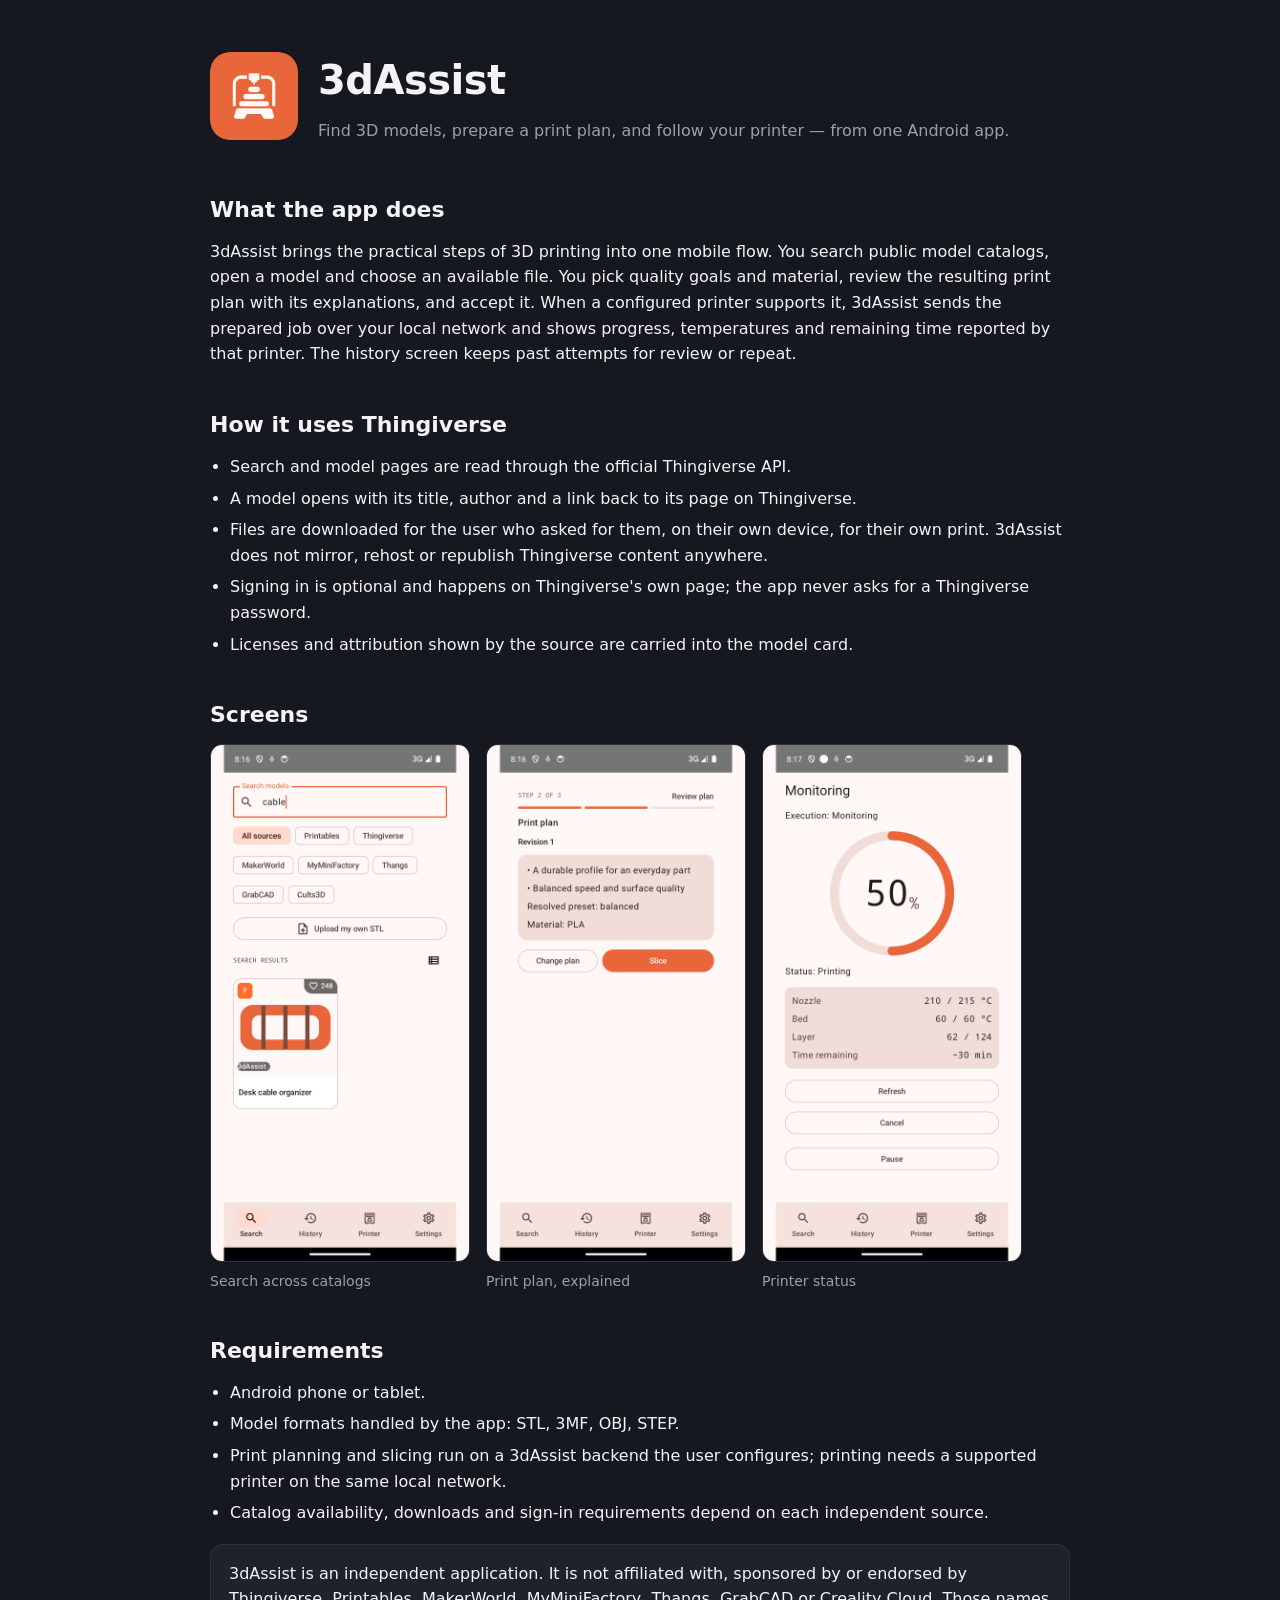
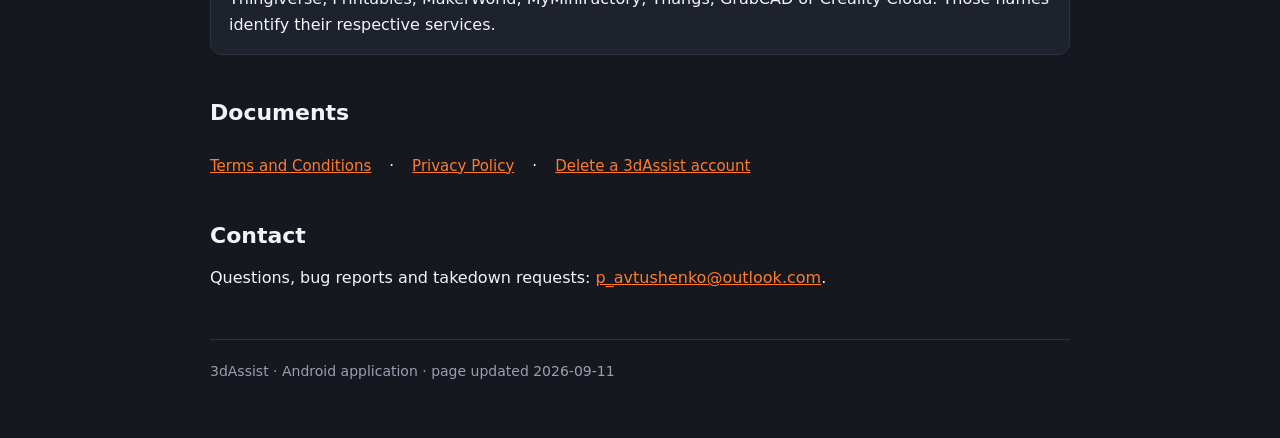
<file: index.html>
<!DOCTYPE html>
<html lang="en">
<head>
<meta charset="utf-8">
<meta name="viewport" content="width=device-width, initial-scale=1">
<title>3dAssist — find 3D models, plan the print, follow your printer</title>
<meta name="description" content="3dAssist is an Android app that searches public 3D model catalogs, prepares a print plan and follows the status of a configured printer.">
<link rel="icon" href="assets/favicon.svg" type="image/svg+xml">
<link rel="icon" href="assets/favicon-48.png" sizes="48x48" type="image/png">
<link rel="icon" href="assets/favicon-32.png" sizes="32x32" type="image/png">
<link rel="icon" href="assets/favicon-16.png" sizes="16x16" type="image/png">
<link rel="apple-touch-icon" href="assets/apple-touch-icon.png">
<link rel="stylesheet" href="assets/site.css">
</head>
<body>
<div class="wrap">

  <header>
    <img src="assets/icon.png" alt="3dAssist icon">
    <div>
      <h1>3dAssist</h1>
      <p class="tag">Find 3D models, prepare a print plan, and follow your printer — from one Android app.</p>
    </div>
  </header>

  <h2>What the app does</h2>
  <p>3dAssist brings the practical steps of 3D printing into one mobile flow. You search public model
     catalogs, open a model and choose an available file. You pick quality goals and material, review the
     resulting print plan with its explanations, and accept it. When a configured printer supports it,
     3dAssist sends the prepared job over your local network and shows progress, temperatures and
     remaining time reported by that printer. The history screen keeps past attempts for review or repeat.</p>

  <h2>How it uses Thingiverse</h2>
  <ul>
    <li>Search and model pages are read through the official Thingiverse API.</li>
    <li>A model opens with its title, author and a link back to its page on Thingiverse.</li>
    <li>Files are downloaded for the user who asked for them, on their own device, for their own print.
        3dAssist does not mirror, rehost or republish Thingiverse content anywhere.</li>
    <li>Signing in is optional and happens on Thingiverse's own page; the app never asks for a
        Thingiverse password.</li>
    <li>Licenses and attribution shown by the source are carried into the model card.</li>
  </ul>

  <h2>Screens</h2>
  <div class="shots">
    <figure><img src="assets/01-search.png" alt="Search across model catalogs"><figcaption>Search across catalogs</figcaption></figure>
    <figure><img src="assets/04-ai-explanation.png" alt="Print plan with explanations"><figcaption>Print plan, explained</figcaption></figure>
    <figure><img src="assets/05-print-status.png" alt="Live printer status"><figcaption>Printer status</figcaption></figure>
  </div>

  <h2>Requirements</h2>
  <ul>
    <li>Android phone or tablet.</li>
    <li>Model formats handled by the app: STL, 3MF, OBJ, STEP.</li>
    <li>Print planning and slicing run on a 3dAssist backend the user configures; printing needs a
        supported printer on the same local network.</li>
    <li>Catalog availability, downloads and sign-in requirements depend on each independent source.</li>
  </ul>

  <div class="note">
    3dAssist is an independent application. It is not affiliated with, sponsored by or endorsed by
    Thingiverse, Printables, MakerWorld, MyMiniFactory, Thangs, GrabCAD or Creality Cloud. Those names identify
    their respective services.
  </div>

  <h2>Documents</h2>
  <p class="nav"><a href="terms.html">Terms and Conditions</a> · <a href="privacy.html">Privacy Policy</a> · <a href="delete-account.html">Delete a 3dAssist account</a></p>

  <h2>Contact</h2>
  <p>Questions, bug reports and takedown requests: <a href="mailto:p_avtushenko@outlook.com">p_avtushenko@outlook.com</a>.</p>

  <footer>
    3dAssist · Android application · page updated 2026-09-11
  </footer>

</div>
</body>
</html>
</file>
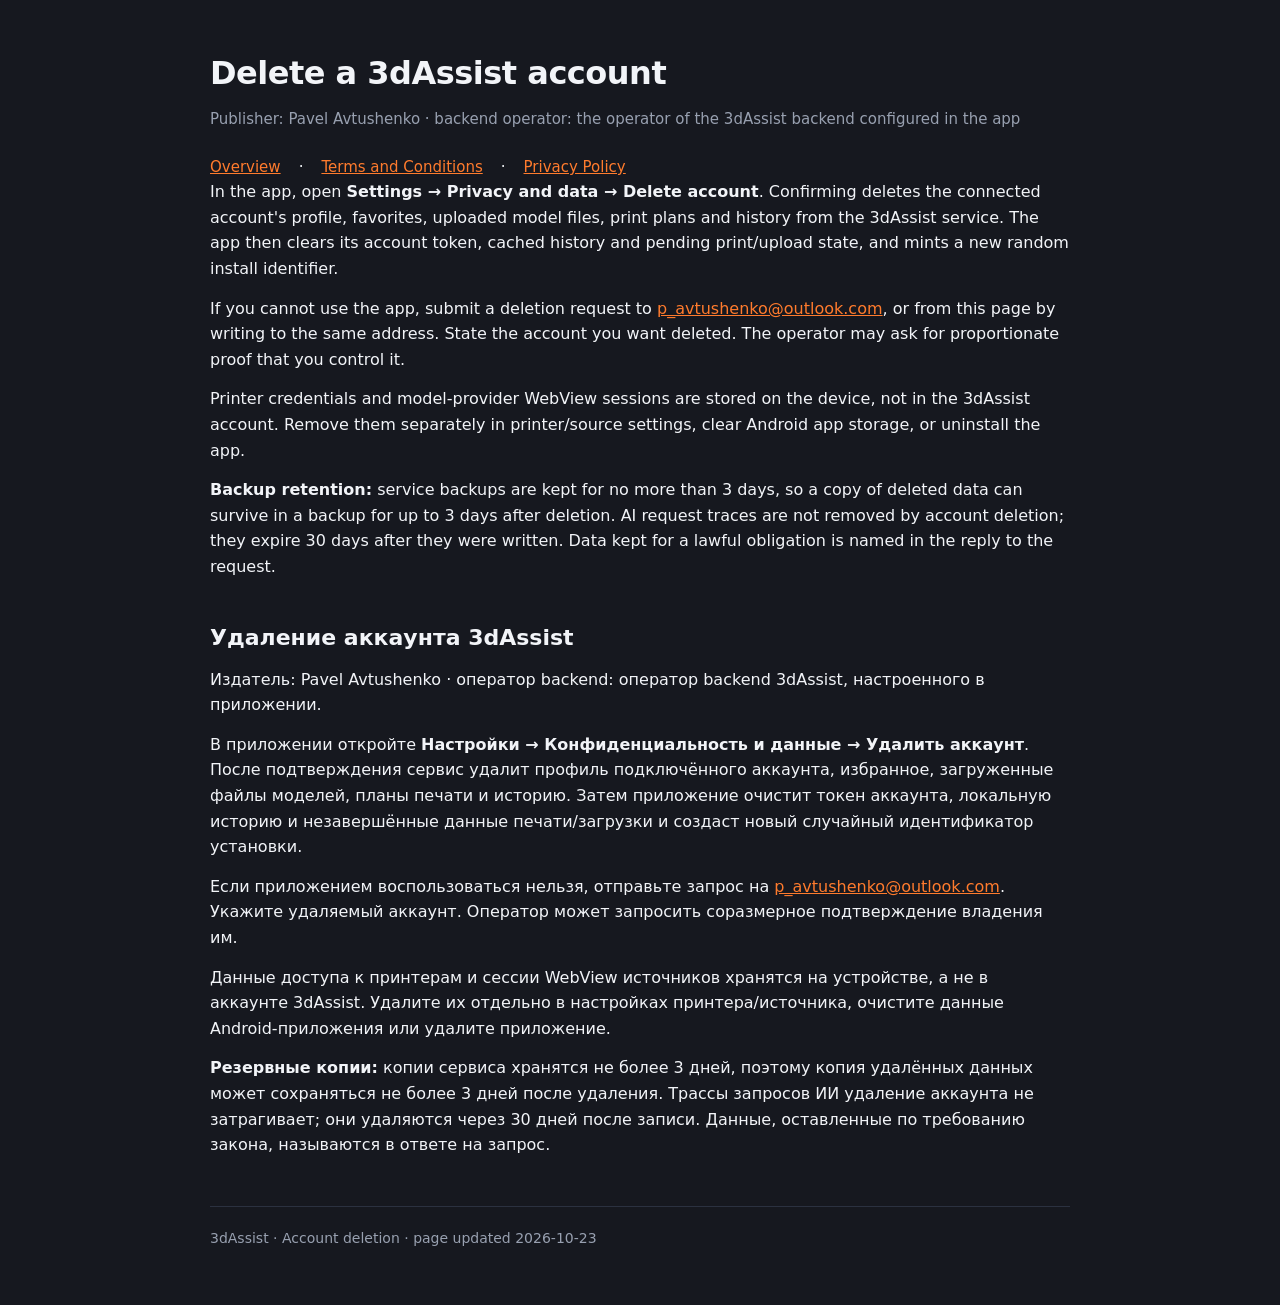
<file: delete-account.html>
<!DOCTYPE html>
<html lang="en">
<head>
<meta charset="utf-8">
<meta name="viewport" content="width=device-width, initial-scale=1">
<title>Delete a 3dAssist account / Удаление аккаунта 3dAssist</title>
<meta name="description" content="How to delete a 3dAssist account, with or without the app.">
<link rel="icon" href="assets/favicon.svg" type="image/svg+xml">
<link rel="icon" href="assets/favicon-48.png" sizes="48x48" type="image/png">
<link rel="icon" href="assets/favicon-32.png" sizes="32x32" type="image/png">
<link rel="icon" href="assets/favicon-16.png" sizes="16x16" type="image/png">
<link rel="apple-touch-icon" href="assets/apple-touch-icon.png">
<link rel="stylesheet" href="assets/site.css">
</head>
<body>
<div class="wrap doc">

  <h1>Delete a 3dAssist account</h1>
  <p class="meta">Publisher: Pavel Avtushenko · backend operator: the operator of the 3dAssist backend
     configured in the app</p>
  <p class="nav"><a href="index.html">Overview</a> · <a href="terms.html">Terms and Conditions</a> · <a href="privacy.html">Privacy Policy</a></p>

  <p>In the app, open <strong>Settings → Privacy and data → Delete account</strong>. Confirming deletes the
     connected account's profile, favorites, uploaded model files, print plans and history from the
     3dAssist service. The app then clears its account token, cached history and pending print/upload
     state, and mints a new random install identifier.</p>
  <p>If you cannot use the app, submit a deletion request to
     <a href="mailto:p_avtushenko@outlook.com">p_avtushenko@outlook.com</a>, or from this page by writing to
     the same address. State the account you want deleted. The operator may ask for proportionate proof
     that you control it.</p>
  <p>Printer credentials and model-provider WebView sessions are stored on the device, not in the 3dAssist
     account. Remove them separately in printer/source settings, clear Android app storage, or uninstall
     the app.</p>
  <p><strong>Backup retention:</strong> service backups are kept for no more than 3 days, so a copy
     of deleted data can survive in a backup for up to 3 days after deletion. AI request traces are not
     removed by account deletion; they expire 30 days after they were written. Data kept for a lawful
     obligation is named in the reply to the request.</p>

  <section lang="ru">
    <h2>Удаление аккаунта 3dAssist</h2>
    <p>Издатель: Pavel Avtushenko · оператор backend: оператор backend 3dAssist, настроенного
       в приложении.</p>
    <p>В приложении откройте <strong>Настройки → Конфиденциальность и данные → Удалить аккаунт</strong>.
       После подтверждения сервис удалит профиль подключённого аккаунта, избранное, загруженные файлы
       моделей, планы печати и историю. Затем приложение очистит токен аккаунта, локальную историю
       и незавершённые данные печати/загрузки и создаст новый случайный идентификатор установки.</p>
    <p>Если приложением воспользоваться нельзя, отправьте запрос на
       <a href="mailto:p_avtushenko@outlook.com">p_avtushenko@outlook.com</a>. Укажите удаляемый аккаунт.
       Оператор может запросить соразмерное подтверждение владения им.</p>
    <p>Данные доступа к принтерам и сессии WebView источников хранятся на устройстве, а не в аккаунте
       3dAssist. Удалите их отдельно в настройках принтера/источника, очистите данные Android-приложения
       или удалите приложение.</p>
    <p><strong>Резервные копии:</strong> копии сервиса хранятся не более 3 дней, поэтому копия
       удалённых данных может сохраняться не более 3 дней после удаления. Трассы запросов ИИ удаление
       аккаунта не затрагивает; они удаляются через 30 дней после записи. Данные, оставленные по
       требованию закона, называются в ответе на запрос.</p>
  </section>

  <footer>
    3dAssist · Account deletion · page updated 2026-10-23
  </footer>

</div>
</body>
</html>
</file>
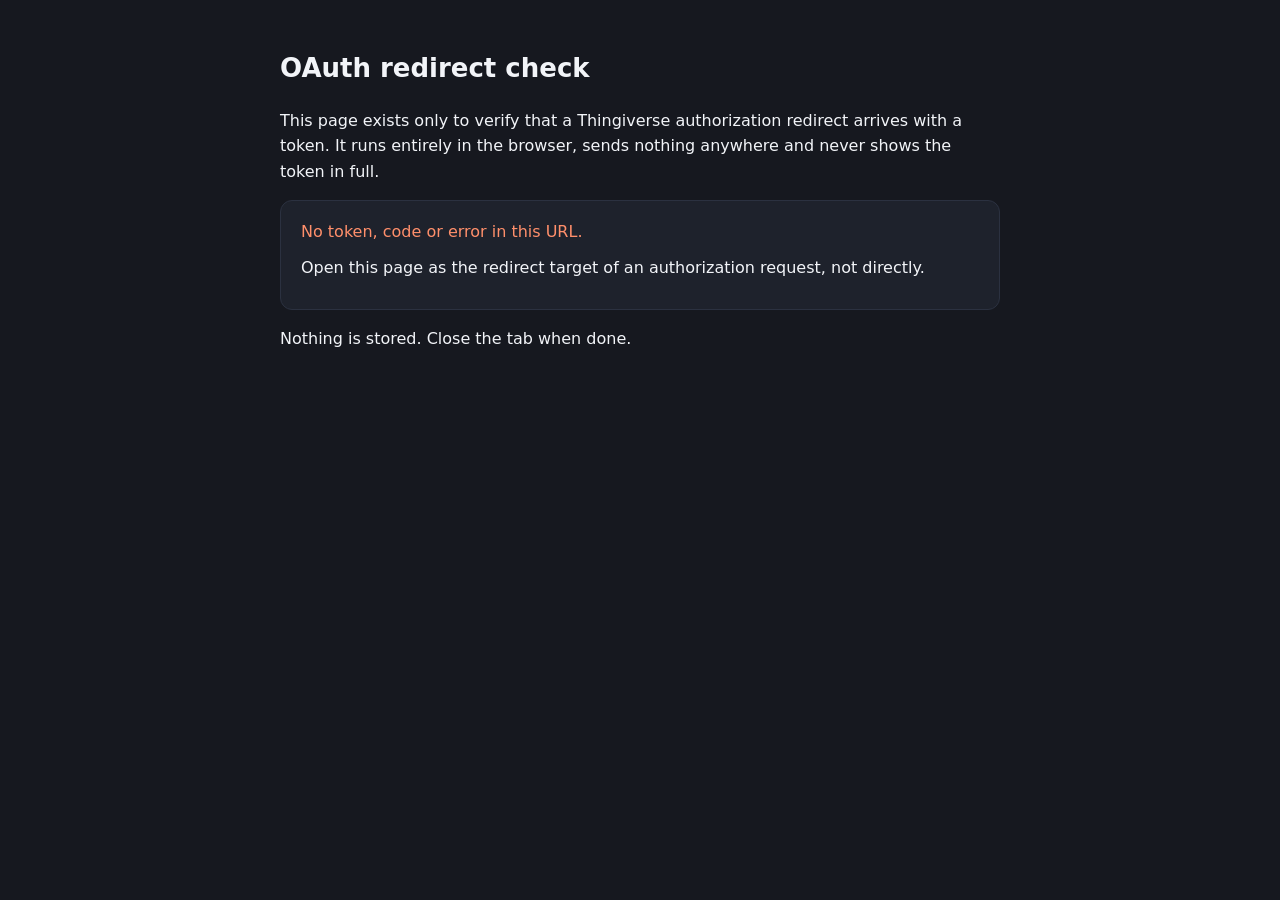
<file: oauth.html>
<!DOCTYPE html>
<html lang="en">
<head>
<meta charset="utf-8">
<meta name="viewport" content="width=device-width, initial-scale=1">
<title>3dAssist — OAuth redirect check</title>
<link rel="icon" href="assets/favicon.svg" type="image/svg+xml">
<link rel="icon" href="assets/favicon-48.png" sizes="48x48" type="image/png">
<link rel="icon" href="assets/favicon-32.png" sizes="32x32" type="image/png">
<link rel="icon" href="assets/favicon-16.png" sizes="16x16" type="image/png">
<link rel="apple-touch-icon" href="assets/apple-touch-icon.png">
<style>
  body{margin:0;background:#16181f;color:#f2f4f8;
       font:16px/1.6 "Segoe UI",system-ui,-apple-system,Roboto,Helvetica,Arial,sans-serif}
  .wrap{max-width:720px;margin:0 auto;padding:48px 20px}
  h1{font-size:26px;margin:0 0 18px}
  .box{background:#1e222c;border:1px solid #2b3140;border-radius:12px;padding:18px 20px;margin:16px 0}
  .ok{color:#7ddba3} .bad{color:#ff8f6b}
  code{background:#11141a;padding:2px 6px;border-radius:6px}
  p{margin:0 0 10px}
</style>
</head>
<body>
<div class="wrap">
  <h1>OAuth redirect check</h1>
  <p>This page exists only to verify that a Thingiverse authorization redirect arrives with a token.
     It runs entirely in the browser, sends nothing anywhere and never shows the token in full.</p>
  <div class="box" id="out">Reading the URL…</div>
  <p>Nothing is stored. Close the tab when done.</p>
</div>
<script>
(function () {
  var out = document.getElementById('out');
  var hash = location.hash.replace(/^#/, '');
  var query = location.search.replace(/^\?/, '');
  function parse(s) {
    var o = {};
    s.split('&').forEach(function (kv) {
      if (!kv) return;
      var i = kv.indexOf('=');
      o[decodeURIComponent(i < 0 ? kv : kv.slice(0, i))] = i < 0 ? '' : decodeURIComponent(kv.slice(i + 1));
    });
    return o;
  }
  var h = parse(hash), q = parse(query);
  var token = h.access_token || q.access_token;
  var code = h.code || q.code;
  var err = h.error || q.error;
  var lines = [];
  if (token) {
    lines.push('<p class="ok"><b>access_token received.</b></p>');
    lines.push('<p>Length: <code>' + token.length + '</code>, starts with <code>' +
               token.slice(0, 4) + '…</code> — the full value is deliberately not shown.</p>');
    lines.push('<p>Implicit flow works: the token arrives in the URL fragment.</p>');
  } else if (code) {
    lines.push('<p class="bad"><b>A <code>code</code> arrived, not a token.</b></p>');
    lines.push('<p>The request was handled as the authorization-code flow, which needs a client secret.</p>');
  } else if (err) {
    lines.push('<p class="bad"><b>Error: <code>' + err + '</code></b></p>');
  } else {
    lines.push('<p class="bad">No token, code or error in this URL.</p>');
    lines.push('<p>Open this page as the redirect target of an authorization request, not directly.</p>');
  }
  out.innerHTML = lines.join('');
})();
</script>
</body>
</html>
</file>
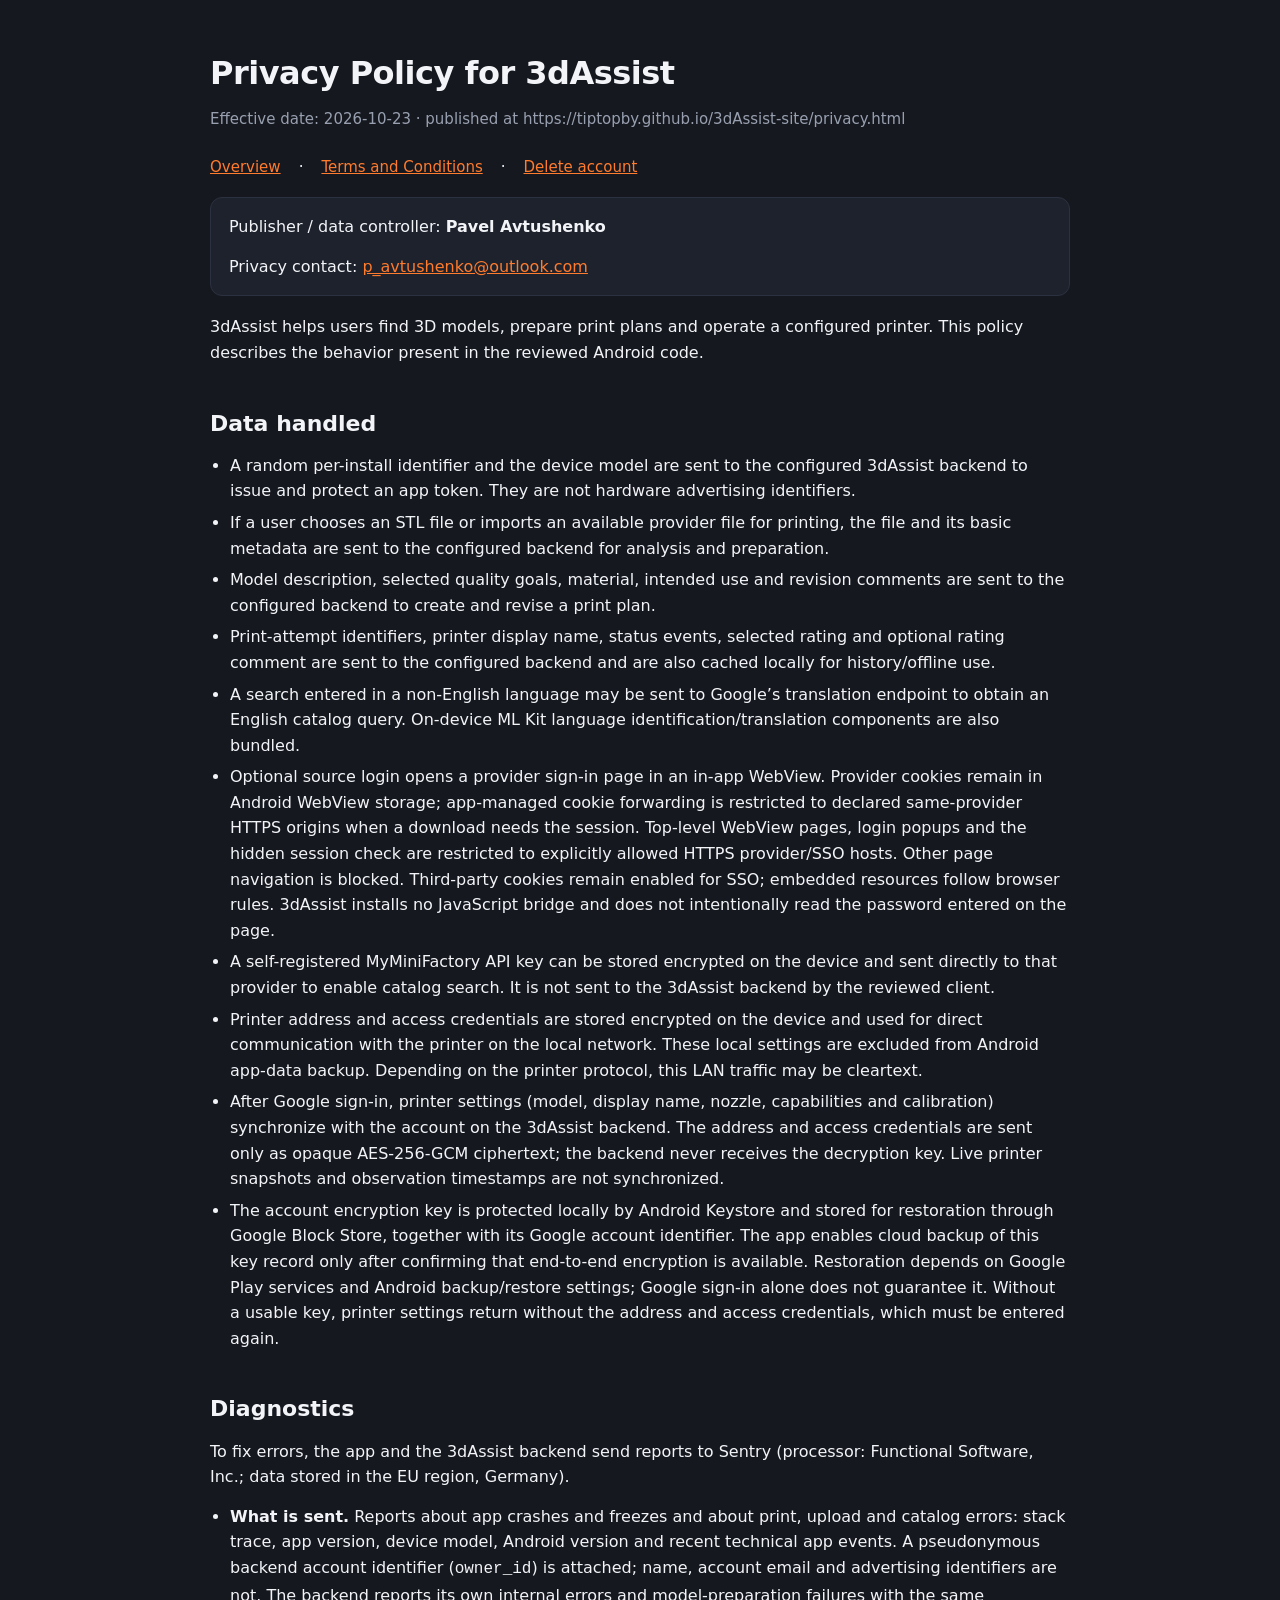
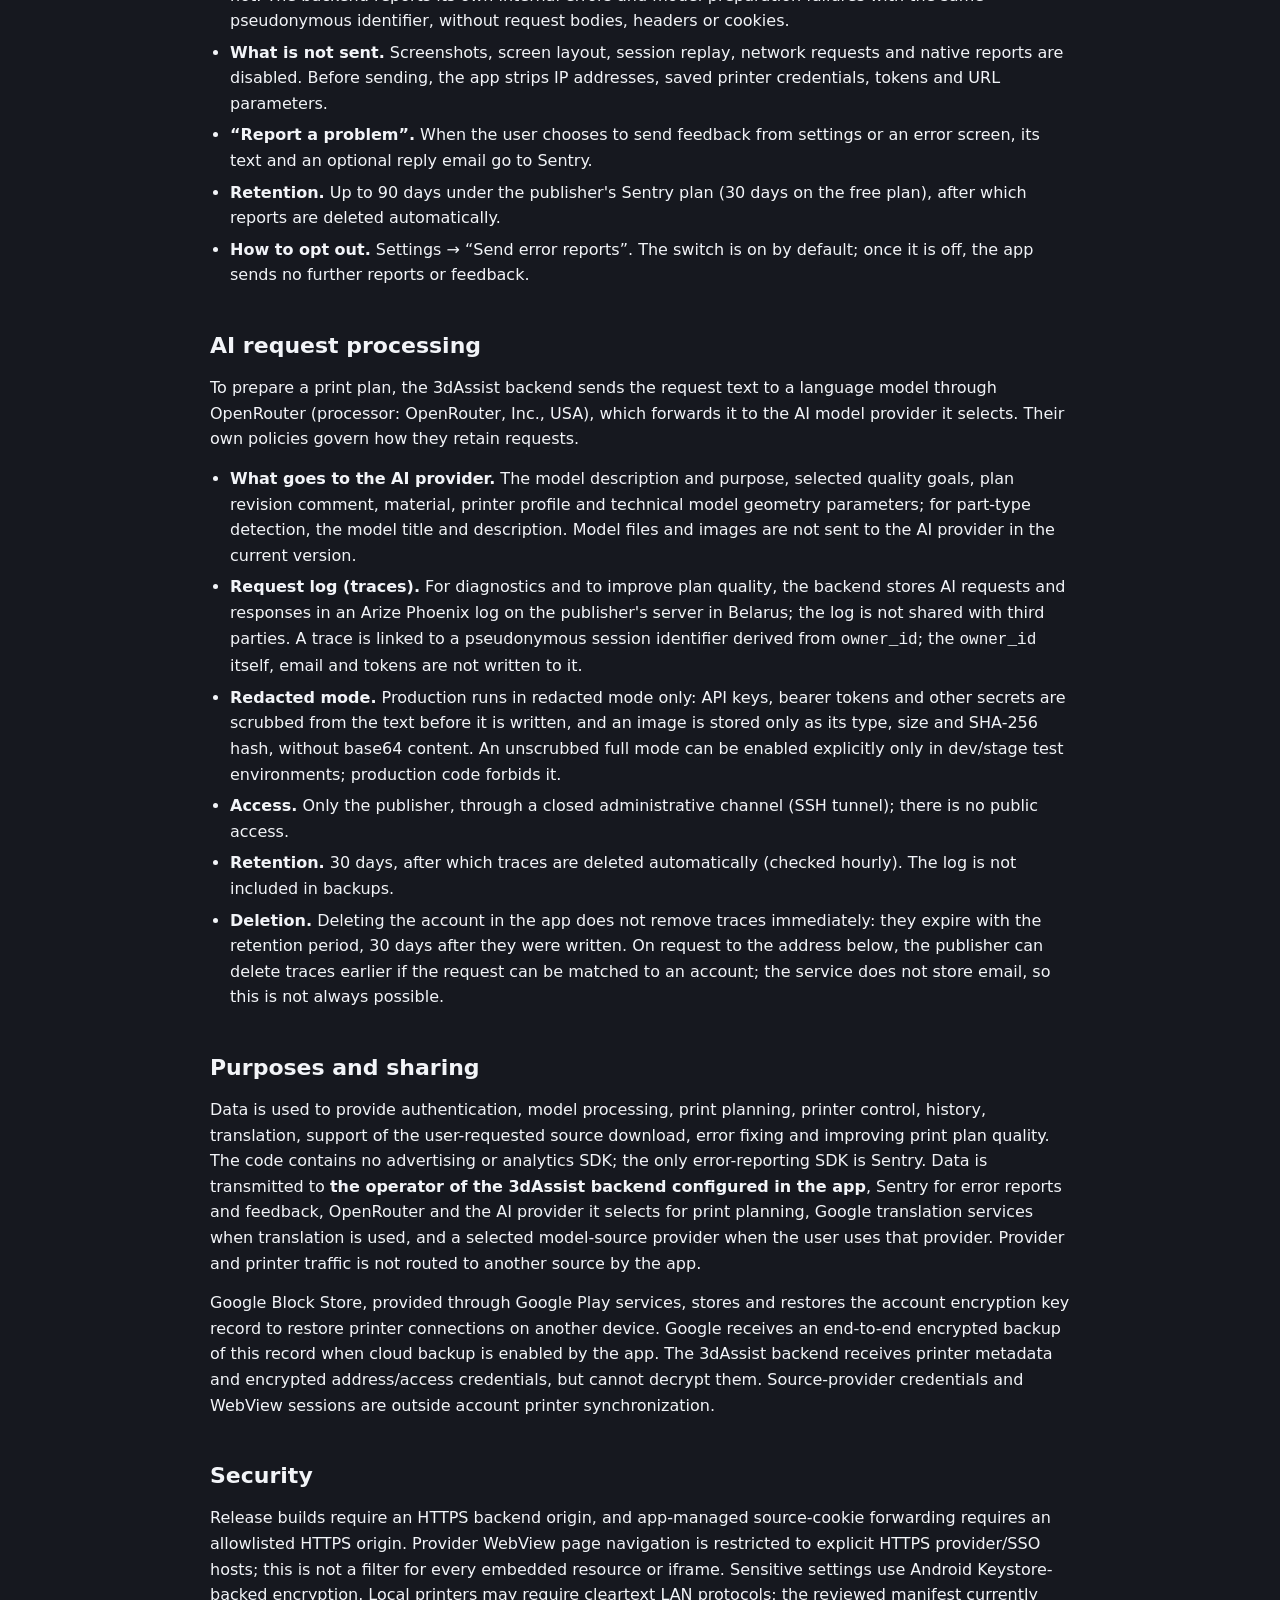
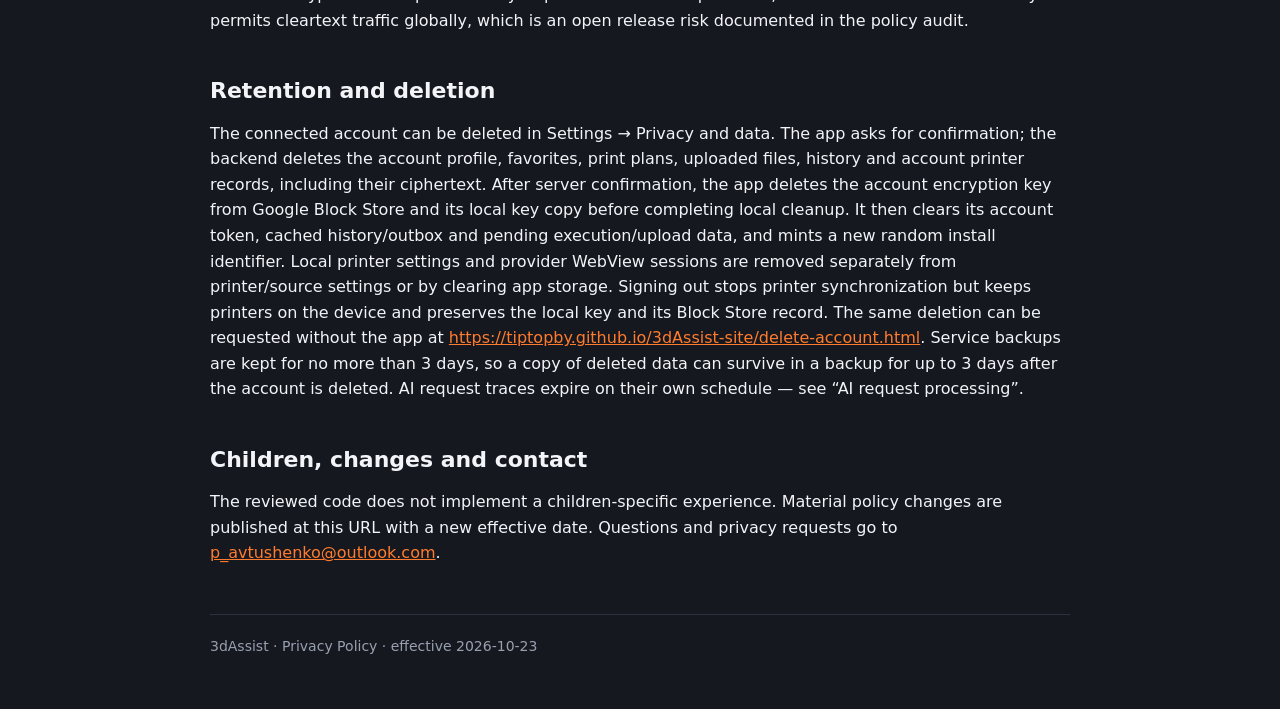
<file: privacy.html>
<!DOCTYPE html>
<html lang="en">
<head>
<meta charset="utf-8">
<meta name="viewport" content="width=device-width, initial-scale=1">
<title>3dAssist — Privacy Policy</title>
<meta name="description" content="Privacy Policy for the 3dAssist Android application.">
<link rel="icon" href="assets/favicon.svg" type="image/svg+xml">
<link rel="icon" href="assets/favicon-48.png" sizes="48x48" type="image/png">
<link rel="icon" href="assets/favicon-32.png" sizes="32x32" type="image/png">
<link rel="icon" href="assets/favicon-16.png" sizes="16x16" type="image/png">
<link rel="apple-touch-icon" href="assets/apple-touch-icon.png">
<link rel="stylesheet" href="assets/site.css">
</head>
<body>
<div class="wrap doc">

  <h1>Privacy Policy for 3dAssist</h1>
  <p class="meta">Effective date: 2026-10-23 · published at
     https://tiptopby.github.io/3dAssist-site/privacy.html</p>
  <p class="nav"><a href="index.html">Overview</a> · <a href="terms.html">Terms and Conditions</a> · <a href="delete-account.html">Delete account</a></p>

  <div class="note">
    <p>Publisher / data controller: <strong>Pavel Avtushenko</strong></p>
    <p style="margin:0">Privacy contact: <a href="mailto:p_avtushenko@outlook.com">p_avtushenko@outlook.com</a></p>
  </div>

  <p>3dAssist helps users find 3D models, prepare print plans and operate a configured printer. This
     policy describes the behavior present in the reviewed Android code.</p>

  <h2>Data handled</h2>
  <ul>
    <li>A random per-install identifier and the device model are sent to the configured 3dAssist backend to
        issue and protect an app token. They are not hardware advertising identifiers.</li>
    <li>If a user chooses an STL file or imports an available provider file for printing, the file and its
        basic metadata are sent to the configured backend for analysis and preparation.</li>
    <li>Model description, selected quality goals, material, intended use and revision comments are sent to
        the configured backend to create and revise a print plan.</li>
    <li>Print-attempt identifiers, printer display name, status events, selected rating and optional rating
        comment are sent to the configured backend and are also cached locally for history/offline use.</li>
    <li>A search entered in a non-English language may be sent to Google’s translation endpoint to obtain an
        English catalog query. On-device ML Kit language identification/translation components are also
        bundled.</li>
    <li>Optional source login opens a provider sign-in page in an in-app WebView. Provider cookies remain in
        Android WebView storage; app-managed cookie forwarding is restricted to declared same-provider HTTPS
        origins when a download needs the session. Top-level WebView pages, login popups and the hidden
        session check are restricted to explicitly allowed HTTPS provider/SSO hosts. Other page navigation
        is blocked. Third-party cookies remain enabled for SSO; embedded resources follow browser rules.
        3dAssist installs no JavaScript bridge and does not intentionally read the password entered on the
        page.</li>
    <li>A self-registered MyMiniFactory API key can be stored encrypted on the
        device and sent directly to that provider to enable catalog search. It is not sent to the
        3dAssist backend by the reviewed client.</li>
    <li>Printer address and access credentials are stored encrypted on the device and used for direct
        communication with the printer on the local network. These local settings are excluded from Android
        app-data backup. Depending on the printer protocol, this LAN traffic may be cleartext.</li>
    <li>After Google sign-in, printer settings (model, display name, nozzle, capabilities and calibration)
        synchronize with the account on the 3dAssist backend. The address and access credentials are sent
        only as opaque AES-256-GCM ciphertext; the backend never receives the decryption key. Live printer
        snapshots and observation timestamps are not synchronized.</li>
    <li>The account encryption key is protected locally by Android Keystore and stored for restoration
        through Google Block Store, together with its Google account identifier. The app enables cloud
        backup of this key record only after confirming that end-to-end encryption is available. Restoration
        depends on Google Play services and Android backup/restore settings; Google sign-in alone does not
        guarantee it. Without a usable key, printer settings return without the address and access
        credentials, which must be entered again.</li>
  </ul>

  <h2>Diagnostics</h2>
  <p>To fix errors, the app and the 3dAssist backend send reports to Sentry (processor: Functional Software,
     Inc.; data stored in the EU region, Germany).</p>
  <ul>
    <li><strong>What is sent.</strong> Reports about app crashes and freezes and about print, upload and
        catalog errors: stack trace, app version, device model, Android version and recent technical app
        events. A pseudonymous backend account identifier (<code>owner_id</code>) is attached; name, account
        email and advertising identifiers are not. The backend reports its own internal errors and
        model-preparation failures with the same pseudonymous identifier, without request bodies, headers or
        cookies.</li>
    <li><strong>What is not sent.</strong> Screenshots, screen layout, session replay, network requests and
        native reports are disabled. Before sending, the app strips IP addresses, saved printer credentials,
        tokens and URL parameters.</li>
    <li><strong>“Report a problem”.</strong> When the user chooses to send feedback from settings or an error
        screen, its text and an optional reply email go to Sentry.</li>
    <li><strong>Retention.</strong> Up to 90 days under the publisher's Sentry plan (30 days on the free
        plan), after which reports are deleted automatically.</li>
    <li><strong>How to opt out.</strong> Settings → “Send error reports”. The switch is on by default; once it
        is off, the app sends no further reports or feedback.</li>
  </ul>

  <h2>AI request processing</h2>
  <p>To prepare a print plan, the 3dAssist backend sends the request text to a language model through
     OpenRouter (processor: OpenRouter, Inc., USA), which forwards it to the AI model provider it selects.
     Their own policies govern how they retain requests.</p>
  <ul>
    <li><strong>What goes to the AI provider.</strong> The model description and purpose, selected quality
        goals, plan revision comment, material, printer profile and technical model geometry parameters; for
        part-type detection, the model title and description. Model files and images are not sent to the AI
        provider in the current version.</li>
    <li><strong>Request log (traces).</strong> For diagnostics and to improve plan quality, the backend stores
        AI requests and responses in an Arize Phoenix log on the publisher's server in Belarus; the log is
        not shared with third parties. A trace is linked to a pseudonymous session identifier derived from
        <code>owner_id</code>; the <code>owner_id</code> itself, email and tokens are not written to it.</li>
    <li><strong>Redacted mode.</strong> Production runs in redacted mode only: API keys, bearer tokens and
        other secrets are scrubbed from the text before it is written, and an image is stored only as its
        type, size and SHA-256 hash, without base64 content. An unscrubbed full mode can be enabled
        explicitly only in dev/stage test environments; production code forbids it.</li>
    <li><strong>Access.</strong> Only the publisher, through a closed administrative channel (SSH tunnel);
        there is no public access.</li>
    <li><strong>Retention.</strong> 30 days, after which traces are deleted automatically (checked hourly).
        The log is not included in backups.</li>
    <li><strong>Deletion.</strong> Deleting the account in the app does not remove traces immediately: they
        expire with the retention period, 30 days after they were written. On request to the address below,
        the publisher can delete traces earlier if the request can be matched to an account; the service
        does not store email, so this is not always possible.</li>
  </ul>

  <h2>Purposes and sharing</h2>
  <p>Data is used to provide authentication, model processing, print planning, printer control, history,
     translation, support of the user-requested source download, error fixing and improving print plan
     quality. The code contains no
     advertising or analytics SDK; the only error-reporting SDK is Sentry. Data is transmitted to <strong>the
     operator of the 3dAssist backend configured in the app</strong>, Sentry for error reports and feedback,
     OpenRouter and the AI provider it selects for print planning, Google translation services when translation is used, and a selected model-source provider when the
     user uses that provider. Provider and printer traffic is not routed to another source by the app.</p>
  <p>Google Block Store, provided through Google Play services, stores and restores the account encryption
     key record to restore printer connections on another device. Google receives an end-to-end encrypted
     backup of this record when cloud backup is enabled by the app. The 3dAssist backend receives printer
     metadata and encrypted address/access credentials, but cannot decrypt them. Source-provider credentials
     and WebView sessions are outside account printer synchronization.</p>

  <h2>Security</h2>
  <p>Release builds require an HTTPS backend origin, and app-managed source-cookie forwarding requires an
     allowlisted HTTPS origin. Provider WebView page navigation is restricted to explicit HTTPS provider/SSO
     hosts; this is not a filter for every embedded resource or iframe. Sensitive settings use Android
     Keystore-backed encryption. Local printers may require cleartext LAN protocols; the reviewed manifest
     currently permits cleartext traffic globally, which is an open release risk documented in the policy
     audit.</p>

  <h2>Retention and deletion</h2>
  <p>The connected account can be deleted in Settings → Privacy and data. The app asks for confirmation;
     the backend deletes the account profile, favorites, print plans, uploaded files, history and account
     printer records, including their ciphertext. After server confirmation, the app deletes the account
     encryption key from Google Block Store and its local key copy before completing local cleanup. It then
     clears its account token, cached history/outbox and pending execution/upload data, and mints a new
     random install identifier. Local printer settings and provider WebView sessions are removed separately
     from printer/source settings or by clearing app storage. Signing out stops printer synchronization but
     keeps printers on the device and preserves the local key and its Block Store record. The same deletion
     can be requested without the app at
     <a href="delete-account.html">https://tiptopby.github.io/3dAssist-site/delete-account.html</a>.
     Service backups are kept for no more than 3 days, so a copy of deleted data can survive in a backup
     for up to 3 days after the account is deleted. AI request traces expire on their own schedule — see
     “AI request processing”.</p>

  <h2>Children, changes and contact</h2>
  <p>The reviewed code does not implement a children-specific experience. Material policy changes are
     published at this URL with a new effective date. Questions and privacy requests go to
     <a href="mailto:p_avtushenko@outlook.com">p_avtushenko@outlook.com</a>.</p>

  <footer>
    3dAssist · Privacy Policy · effective 2026-10-23
  </footer>

</div>
</body>
</html>
</file>
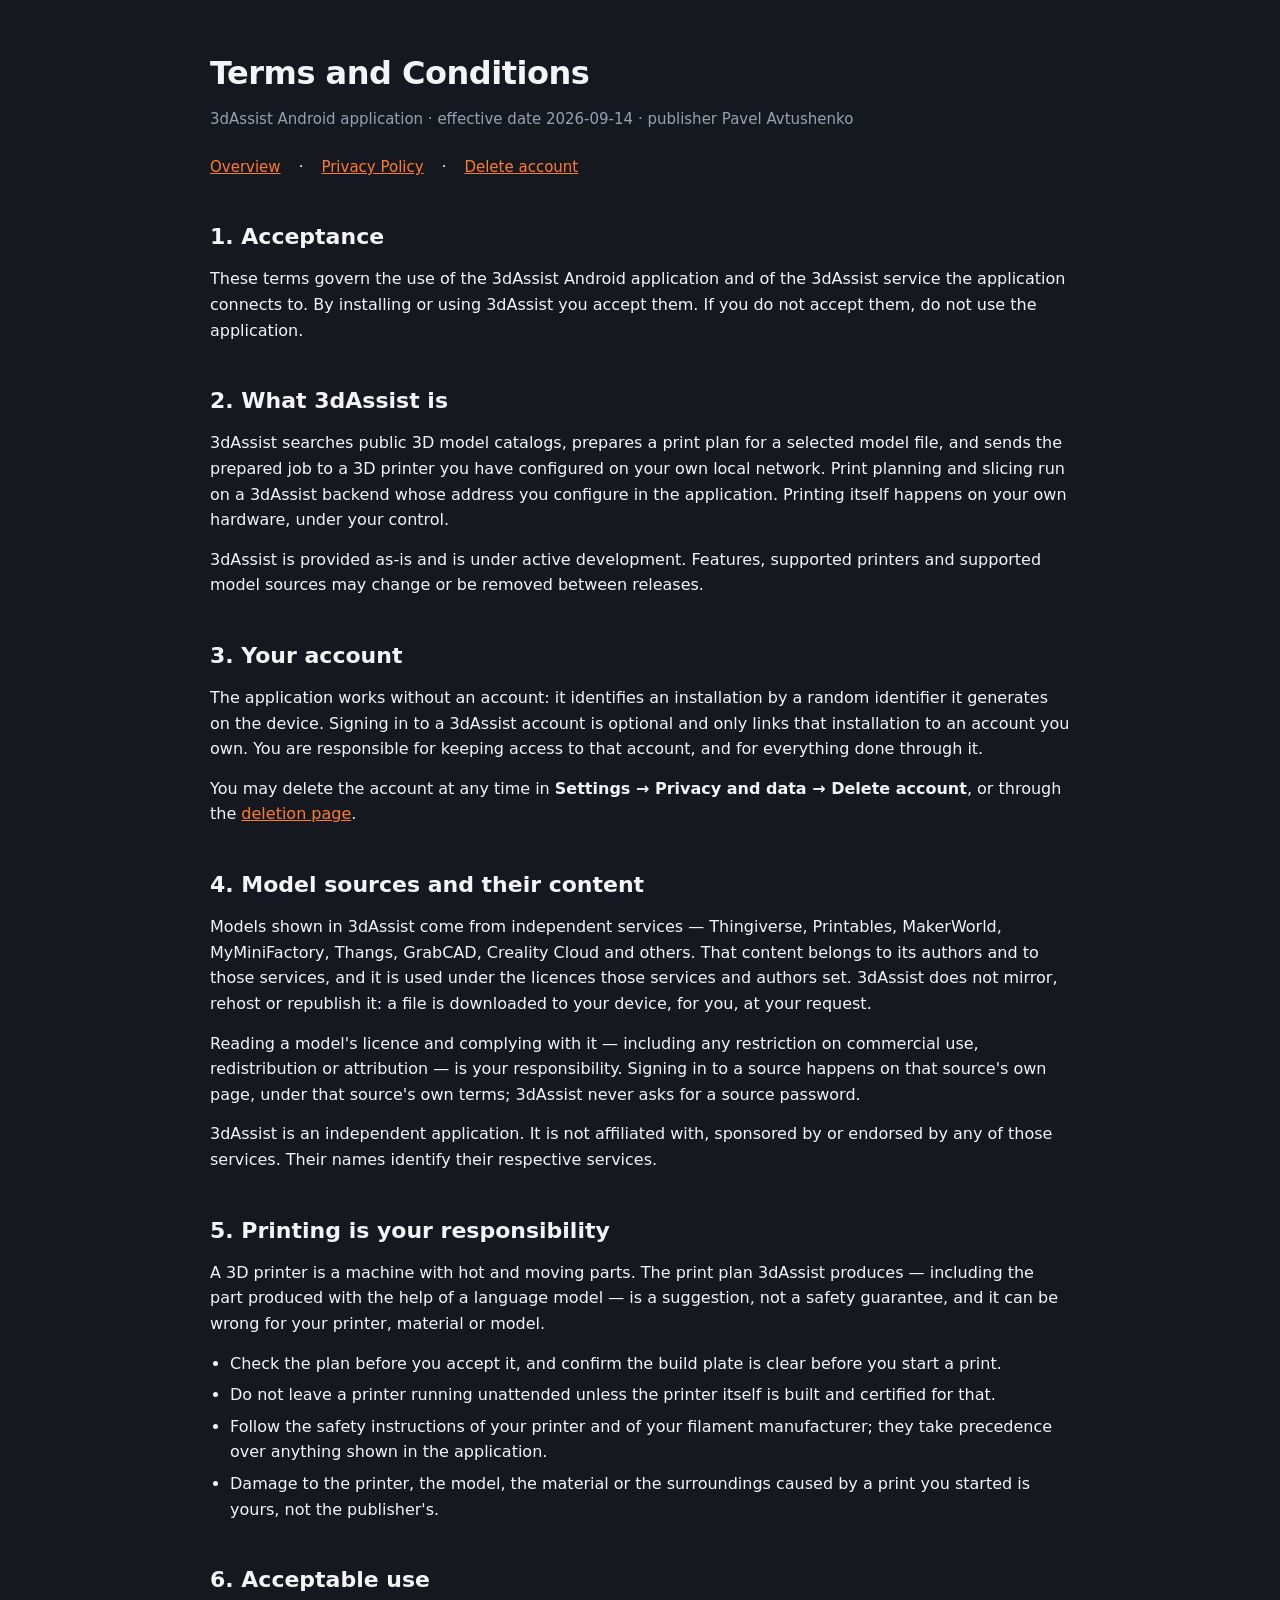
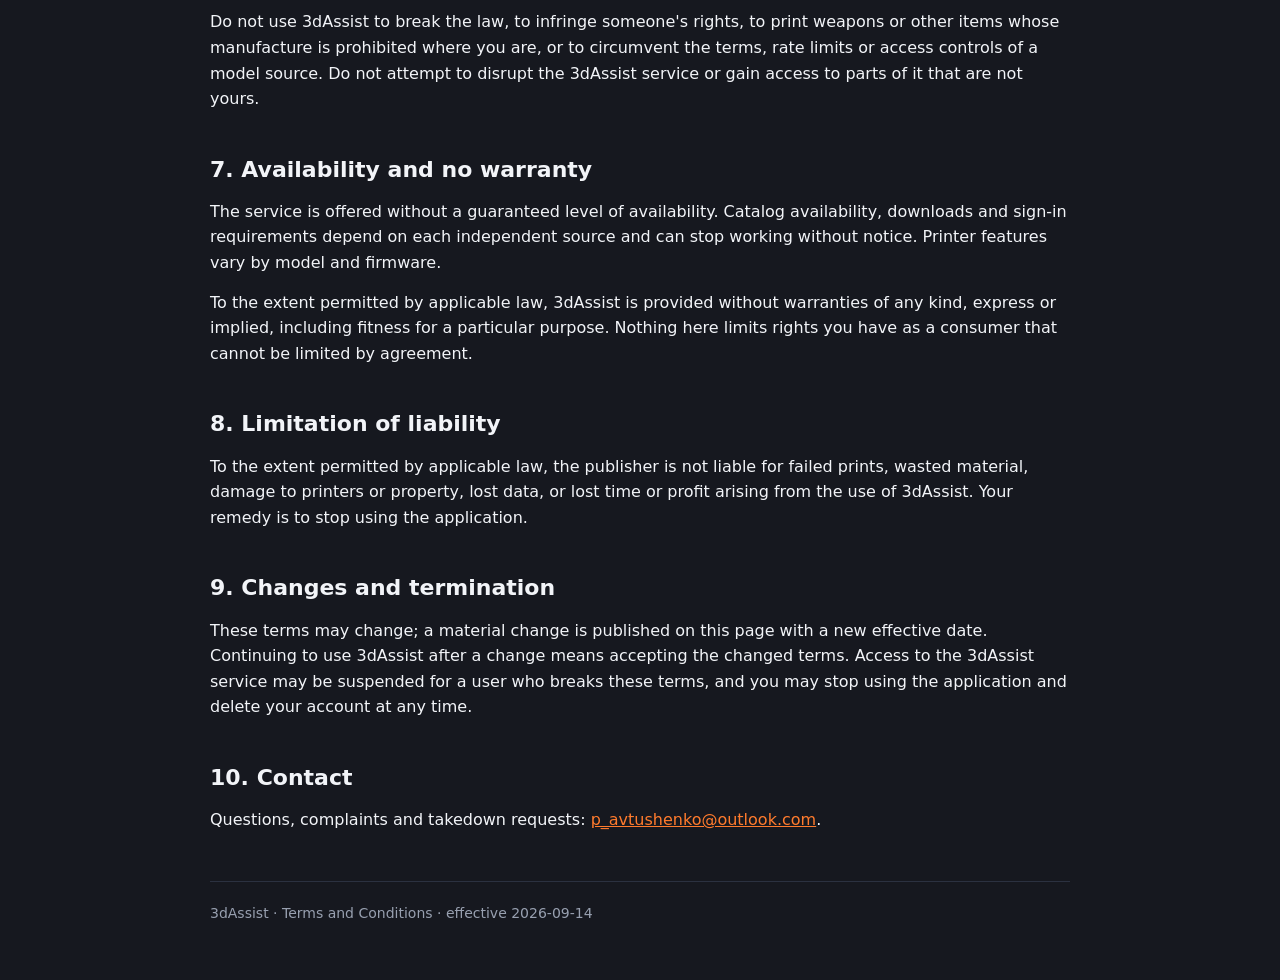
<file: terms.html>
<!DOCTYPE html>
<html lang="en">
<head>
<meta charset="utf-8">
<meta name="viewport" content="width=device-width, initial-scale=1">
<title>3dAssist — Terms and Conditions</title>
<meta name="description" content="Terms and Conditions for the 3dAssist Android application.">
<link rel="icon" href="assets/favicon.svg" type="image/svg+xml">
<link rel="icon" href="assets/favicon-48.png" sizes="48x48" type="image/png">
<link rel="icon" href="assets/favicon-32.png" sizes="32x32" type="image/png">
<link rel="icon" href="assets/favicon-16.png" sizes="16x16" type="image/png">
<link rel="apple-touch-icon" href="assets/apple-touch-icon.png">
<link rel="stylesheet" href="assets/site.css">
</head>
<body>
<div class="wrap doc">

  <h1>Terms and Conditions</h1>
  <p class="meta">3dAssist Android application · effective date 2026-09-14 · publisher Pavel Avtushenko</p>
  <p class="nav"><a href="index.html">Overview</a> · <a href="privacy.html">Privacy Policy</a> · <a href="delete-account.html">Delete account</a></p>

  <h2>1. Acceptance</h2>
  <p>These terms govern the use of the 3dAssist Android application and of the 3dAssist service the
     application connects to. By installing or using 3dAssist you accept them. If you do not accept them,
     do not use the application.</p>

  <h2>2. What 3dAssist is</h2>
  <p>3dAssist searches public 3D model catalogs, prepares a print plan for a selected model file, and
     sends the prepared job to a 3D printer you have configured on your own local network. Print planning
     and slicing run on a 3dAssist backend whose address you configure in the application. Printing itself
     happens on your own hardware, under your control.</p>
  <p>3dAssist is provided as-is and is under active development. Features, supported printers and
     supported model sources may change or be removed between releases.</p>

  <h2>3. Your account</h2>
  <p>The application works without an account: it identifies an installation by a random identifier it
     generates on the device. Signing in to a 3dAssist account is optional and only links that
     installation to an account you own. You are responsible for keeping access to that account, and for
     everything done through it.</p>
  <p>You may delete the account at any time in <strong>Settings → Privacy and data → Delete account</strong>,
     or through the <a href="delete-account.html">deletion page</a>.</p>

  <h2>4. Model sources and their content</h2>
  <p>Models shown in 3dAssist come from independent services — Thingiverse, Printables, MakerWorld,
     MyMiniFactory, Thangs, GrabCAD, Creality Cloud and others. That content belongs to its authors and to those
     services, and it is used under the licences those services and authors set. 3dAssist does not mirror,
     rehost or republish it: a file is downloaded to your device, for you, at your request.</p>
  <p>Reading a model's licence and complying with it — including any restriction on commercial use,
     redistribution or attribution — is your responsibility. Signing in to a source happens on that
     source's own page, under that source's own terms; 3dAssist never asks for a source password.</p>
  <p>3dAssist is an independent application. It is not affiliated with, sponsored by or endorsed by any of
     those services. Their names identify their respective services.</p>

  <h2>5. Printing is your responsibility</h2>
  <p>A 3D printer is a machine with hot and moving parts. The print plan 3dAssist produces — including the
     part produced with the help of a language model — is a suggestion, not a safety guarantee, and it can
     be wrong for your printer, material or model.</p>
  <ul>
    <li>Check the plan before you accept it, and confirm the build plate is clear before you start a print.</li>
    <li>Do not leave a printer running unattended unless the printer itself is built and certified for that.</li>
    <li>Follow the safety instructions of your printer and of your filament manufacturer; they take
        precedence over anything shown in the application.</li>
    <li>Damage to the printer, the model, the material or the surroundings caused by a print you started is
        yours, not the publisher's.</li>
  </ul>

  <h2>6. Acceptable use</h2>
  <p>Do not use 3dAssist to break the law, to infringe someone's rights, to print weapons or other items
     whose manufacture is prohibited where you are, or to circumvent the terms, rate limits or access
     controls of a model source. Do not attempt to disrupt the 3dAssist service or gain access to parts of
     it that are not yours.</p>

  <h2>7. Availability and no warranty</h2>
  <p>The service is offered without a guaranteed level of availability. Catalog availability, downloads
     and sign-in requirements depend on each independent source and can stop working without notice.
     Printer features vary by model and firmware.</p>
  <p>To the extent permitted by applicable law, 3dAssist is provided without warranties of any kind,
     express or implied, including fitness for a particular purpose. Nothing here limits rights you have
     as a consumer that cannot be limited by agreement.</p>

  <h2>8. Limitation of liability</h2>
  <p>To the extent permitted by applicable law, the publisher is not liable for failed prints, wasted
     material, damage to printers or property, lost data, or lost time or profit arising from the use of
     3dAssist. Your remedy is to stop using the application.</p>

  <h2>9. Changes and termination</h2>
  <p>These terms may change; a material change is published on this page with a new effective date.
     Continuing to use 3dAssist after a change means accepting the changed terms. Access to the 3dAssist
     service may be suspended for a user who breaks these terms, and you may stop using the application and
     delete your account at any time.</p>

  <h2>10. Contact</h2>
  <p>Questions, complaints and takedown requests:
     <a href="mailto:p_avtushenko@outlook.com">p_avtushenko@outlook.com</a>.</p>

  <footer>
    3dAssist · Terms and Conditions · effective 2026-09-14
  </footer>

</div>
</body>
</html>
</file>
<file: assets/site.css>
:root{ --bg:#16181f; --card:#1e222c; --line:#2b3140; --text:#f2f4f8; --dim:#98a0b0; --accent:#ff7b2d; }
*{box-sizing:border-box}
body{margin:0;background:var(--bg);color:var(--text);
     font:16px/1.6 "Segoe UI",system-ui,-apple-system,Roboto,Helvetica,Arial,sans-serif}
.wrap{max-width:900px;margin:0 auto;padding:0 20px}
header{padding:48px 0 8px;display:flex;align-items:center;gap:20px;flex-wrap:wrap}
header img{width:88px;height:88px;border-radius:20px}
h1{font-size:40px;margin:0;letter-spacing:-.5px}
.tag{color:var(--dim);margin:6px 0 0}
h2{font-size:22px;margin:40px 0 12px}
h3{font-size:18px;margin:28px 0 10px}
p{margin:0 0 14px}
ul{margin:0 0 14px;padding-left:20px}
li{margin:6px 0}
.shots{display:flex;gap:16px;flex-wrap:wrap;margin:8px 0 4px}
.shots figure{margin:0;flex:1 1 220px;max-width:260px}
.shots img{width:100%;border:1px solid var(--line);border-radius:12px;display:block}
.shots figcaption{color:var(--dim);font-size:14px;margin-top:8px}
.note{background:var(--card);border:1px solid var(--line);border-radius:12px;padding:16px 18px;margin:18px 0}
.nav{display:flex;gap:18px;flex-wrap:wrap;margin:24px 0 0;font-size:15px}
.doc h1{font-size:32px;padding-top:48px}
.meta{color:var(--dim);font-size:15px;margin:8px 0 0}
a{color:var(--accent)}
footer{color:var(--dim);font-size:14px;border-top:1px solid var(--line);margin-top:48px;padding:20px 0 56px}
</file>
